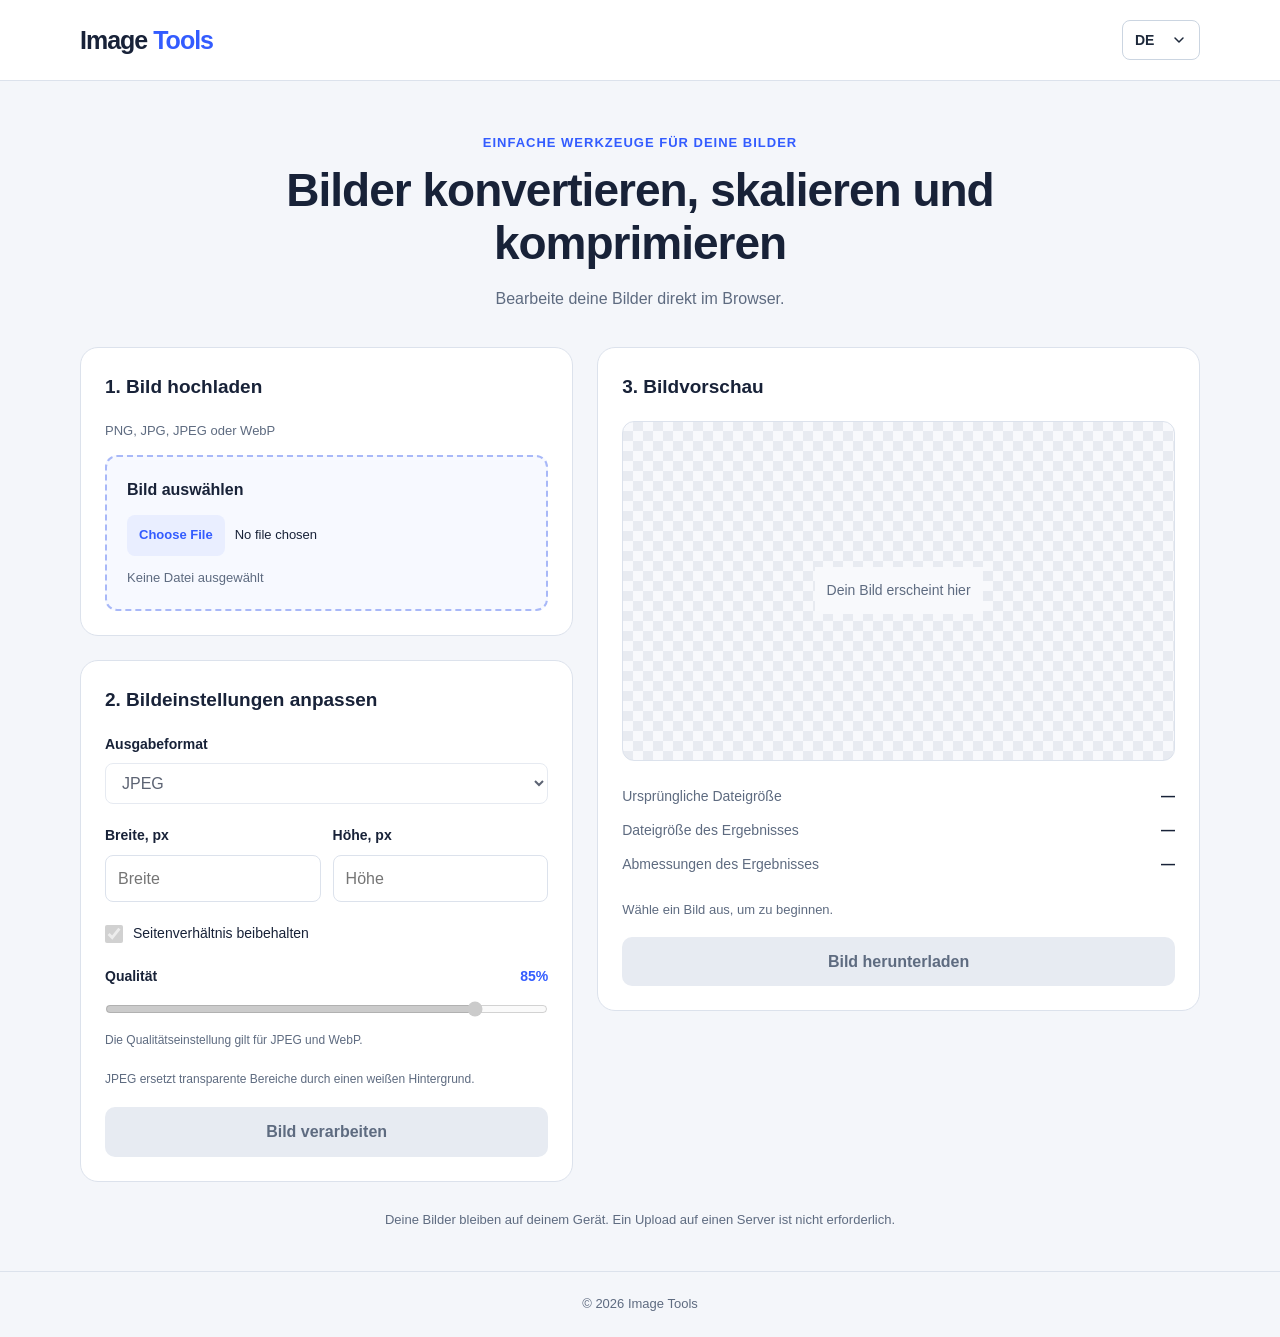
<file: index.html>
<!DOCTYPE html>
<html lang="de">

<head>
	<meta charset="UTF-8">
	<meta name="viewport" content="width=device-width, initial-scale=1.0">


	<title>Image Tools – Bilder konvertieren und komprimieren</title>
	
	<meta name="description"
		content="Bilder direkt im Browser konvertieren, skalieren und komprimieren. PNG, JPEG und WebP unterstützen. Kostenlos und ohne Upload auf einen Server.">
	
	<meta name="theme-color" content="#ffffff">
	
	<link rel="icon" type="image/webp" href="./assets/icon.webp">
	
	<!-- Vorschau beim Teilen des Links -->
	<meta property="og:type" content="website">
	<meta property="og:site_name" content="Image Tools">
	<meta property="og:locale" content="de_DE">
	<meta property="og:title" content="Image Tools – Bilder einfach bearbeiten">
	<meta property="og:description"
		content="Bildgröße, Format und Qualität direkt im Browser ändern. Deine Bilder bleiben auf deinem Gerät.">
	<meta property="og:url" content="https://homlia4472-lab.github.io/image-tools/">
	<meta property="og:image" content="https://homlia4472-lab.github.io/image-tools/assets/icon.webp">
	<meta property="og:image:alt" content="Image Tools Logo">
	
	<meta name="twitter:card" content="summary">
	<meta name="twitter:title" content="Image Tools – Bilder einfach bearbeiten">
	<meta name="twitter:description" content="Bilder direkt im Browser konvertieren, skalieren und komprimieren.">
	<meta name="twitter:image" content="https://homlia4472-lab.github.io/image-tools/assets/icon.webp">


	<link rel="stylesheet" href="./css/style.css">
	<script type="module" src="./js/script.js" defer></script>
</head>

<body>
	<div class="wrapper">
		<header class="header">
			<div class="container header__inner">
				<a class="logo" href="./index.html">Image <span>Tools</span></a>
                <details class="language-switcher">
                    <summary class="language-switcher__toggle" aria-label="Sprache auswählen">
                        <span class="language-switcher__code">DE</span>
                        <svg class="language-switcher__arrow" width="16" height="16" viewBox="0 0 16 16" aria-hidden="true" focusable="false">
                            <path d="m4 6 4 4 4-4" fill="none" stroke="currentColor" stroke-width="1.5" stroke-linecap="round" stroke-linejoin="round"/>
                        </svg>
                    </summary>
                    <ul class="language-switcher__menu">
						<li class="language-switcher__item"><a class="language-switcher__link" href="./index.html" lang="de" hreflang="de" aria-current="page">Deutsch</a></li>
						<li class="language-switcher__item"><a class="language-switcher__link" href="./index-uk.html" lang="uk" hreflang="uk">Українська</a></li>
						<li class="language-switcher__item"><a class="language-switcher__link" href="./index-en.html" lang="en" hreflang="en">English</a></li>
                    </ul>
                </details>
			</div>
		</header>

		<main class="main container">
			<div class="main-header">
				<p class="main-label">Einfache Werkzeuge für deine Bilder</p>
				<h1>Bilder konvertieren, skalieren und komprimieren</h1>
				<p>Bearbeite deine Bilder direkt im Browser.</p>
			</div>

			<div class="content">
				<div class="editor">
					<section class="upload panel">
						<h2 class="upload-header">1. Bild hochladen</h2>

						<p class="upload-types">PNG, JPG, JPEG oder WebP</p>

						<div class="upload-section">
							<label class="upload-label" for="imageInput">
								Bild auswählen
							</label>

							<input type="file" id="imageInput" accept="image/png, image/jpeg, image/webp">

							<p class="upload-text" id="fileName">
								Keine Datei ausgewählt
							</p>
						</div>
					</section>

					<section class="controls panel">
						<h2 class="controls-header">2. Bildeinstellungen anpassen</h2>

						<div class="controls-section">
							<div class="controls-box">
								<label for="formatSelect">Ausgabeformat</label>

								<select id="formatSelect" disabled>
									<option value="image/jpeg">JPEG</option>
									<option value="image/png">PNG</option>
									<option value="image/webp">WebP</option>
								</select>
							</div>

							<div class="controls-dimensions">
								<div class="controls-box">
									<label for="widthInput">Breite, px</label>
									<input disabled type="number" id="widthInput" min="1" step="1" placeholder="Breite">
								</div>

								<div class="controls-box">
									<label for="heightInput">Höhe, px</label>
									<input disabled type="number" id="heightInput" min="1" step="1" placeholder="Höhe">
								</div>
							</div>

							<label class="controls-checkbox" for="maintainAspectRatio">
								<input disabled type="checkbox" id="maintainAspectRatio" checked>
								<span>Seitenverhältnis beibehalten</span>
							</label>

							<div class="controls-box" id="qualityField">
								<label class="controls-quality" for="qualityRange">
									Qualität
									<output id="qualityValue" for="qualityRange">85%</output>
								</label>

								<input disabled type="range" id="qualityRange" min="1" max="100" value="85">

								<p class="controls-text">
									Die Qualitätseinstellung gilt für JPEG und WebP.
								</p>
							</div>
						</div>

						<p class="controls-text">
							JPEG ersetzt transparente Bereiche durch einen weißen Hintergrund.
						</p>

						<button class="button" id="processButton" type="button" disabled>
							Bild verarbeiten
						</button>
					</section>
				</div>

				<section class="preview panel">
					<h2 class="preview-header">3. Bildvorschau</h2>

					<div class="preview-panel">
						<p class="preview-placeholder" id="previewPlaceholder">
							Dein Bild erscheint hier
						</p>

						<canvas id="imageCanvas" hidden role="img" aria-label="Bildvorschau"></canvas>
					</div>

					<dl class="preview-statistics">
						<div class="preview-original-weight">
							<dt>Ursprüngliche Dateigröße</dt>
							<dd id="originalWeight">—</dd>
						</div>

						<div class="preview-result-weight">
							<dt>Dateigröße des Ergebnisses</dt>
							<dd id="resultWeight">—</dd>
						</div>

						<div class="preview-size">
							<dt>Abmessungen des Ergebnisses</dt>
							<dd id="previewDimensions">—</dd>
						</div>
					</dl>

					<div class="preview-actions">
						<p class="preview-text" id="status" role="status">
							Wähle ein Bild aus, um zu beginnen.
						</p>

						<button class="button" id="downloadButton" type="button" disabled>
							Bild herunterladen
						</button>
					</div>
				</section>
			</div>

			<p class="privacy-note">
				Deine Bilder bleiben auf deinem Gerät. Ein Upload auf einen Server ist nicht erforderlich.
			</p>
		</main>

		<footer class="footer">
			<div class="container">
				<p class="footer-text">© 2026 Image Tools</p>
			</div>
		</footer>
	</div>
</body>

</html>
</file>
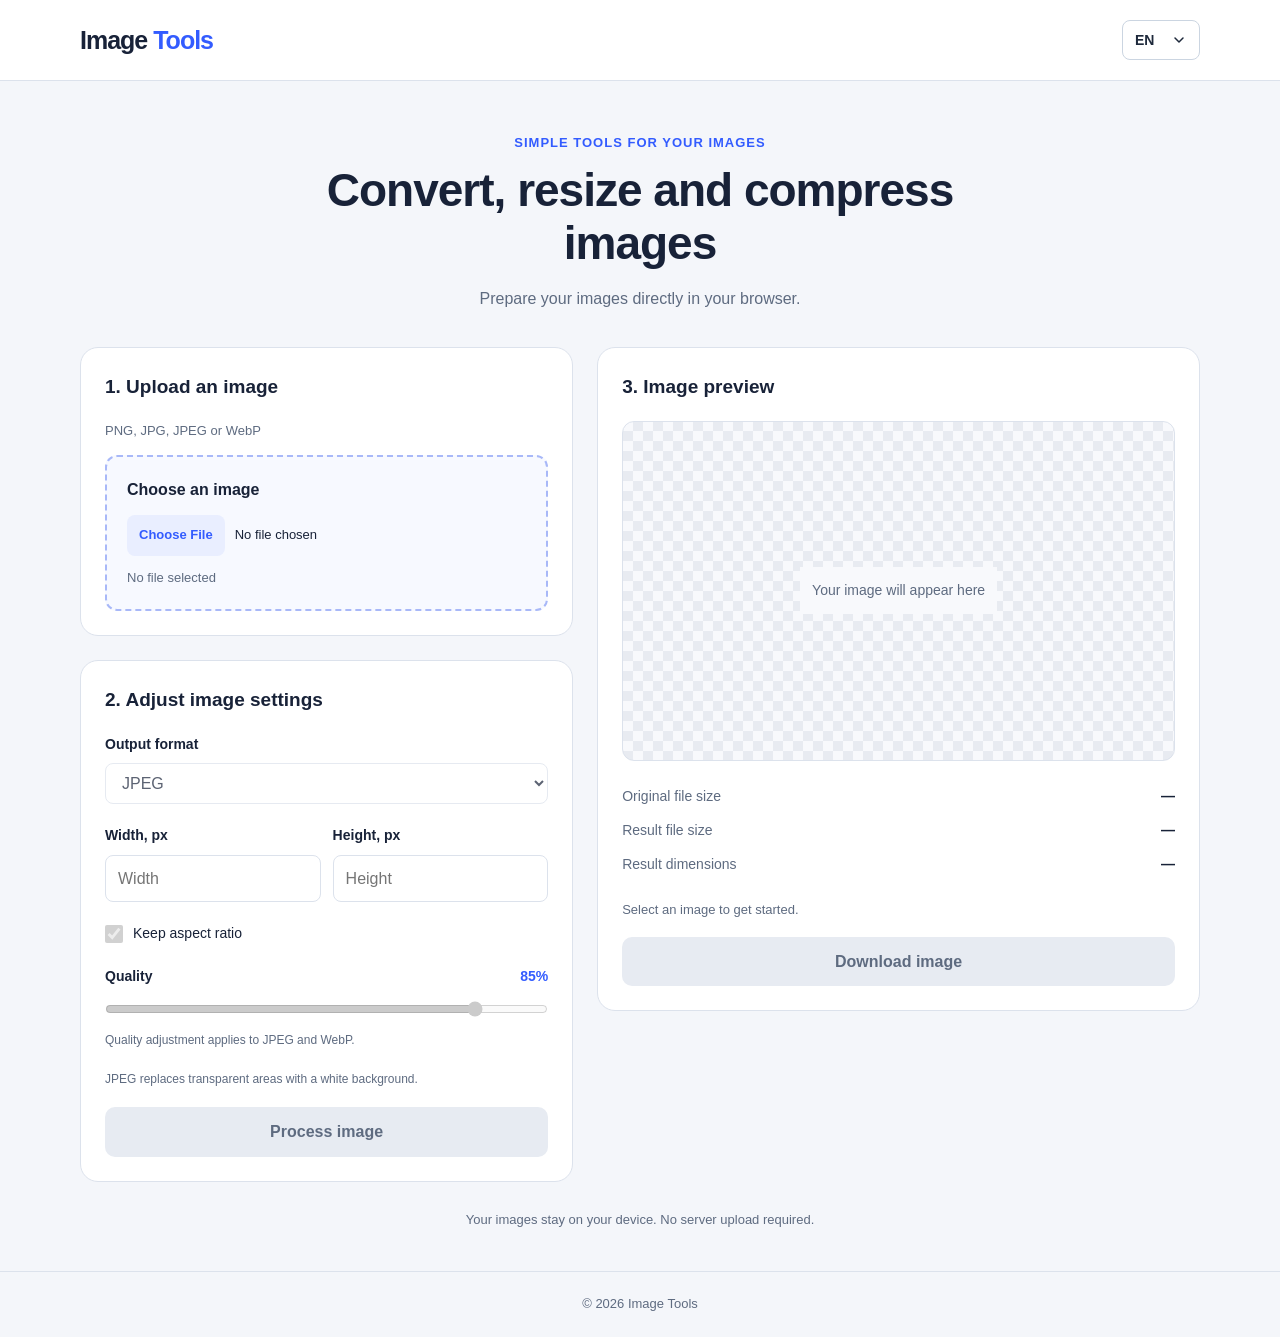
<file: index-en.html>
<!DOCTYPE html>
<html lang="en">

<head>
	<meta charset="UTF-8">
	<meta name="viewport" content="width=device-width, initial-scale=1.0">

	<title>Image Tools – Convert and compress images</title>
	
	<meta name="description"
		content="Convert, resize, and compress images directly in your browser. Supports PNG, JPEG, and WebP. Free and requires no server upload.">
	
	<meta name="theme-color" content="#ffffff">
	
	<link rel="icon" type="image/webp" href="./assets/icon.webp">
	
	<!-- Vorschau beim Teilen des Links -->
	<meta property="og:type" content="website">
	<meta property="og:site_name" content="Image Tools">
	<meta property="og:locale" content="en_US">
	<meta property="og:title" content="Image Tools – Easily edit images">
	<meta property="og:description"
		content="Change image size, format, and quality directly in your browser. Your images remain on your device.">
	<meta property="og:url" content="https://homlia4472-lab.github.io/image-tools/index-en.html">
	<meta property="og:image" content="https://homlia4472-lab.github.io/image-tools/assets/icon.webp">
	<meta property="og:image:alt" content="Image Tools Logo">
	
	<meta name="twitter:card" content="summary">
	<meta name="twitter:title" content="Image Tools – Easily edit images">
	<meta name="twitter:description" content="Convert, resize, and compress images directly in the browser..">
	<meta name="twitter:image" content="https://homlia4472-lab.github.io/image-tools/assets/icon.webp">

	<link rel="stylesheet" href="./css/style.css">
	<script type="module" src="./js/script.js" defer></script>
</head>

<body>
	<div class="wrapper">
		<header class="header">
			<div class="container header__inner">
				<a class="logo" href="./index-en.html">Image <span>Tools</span></a>
                <details class="language-switcher">
                    <summary class="language-switcher__toggle" aria-label="Choose language">
                        <span class="language-switcher__code">EN</span>
                        <svg class="language-switcher__arrow" width="16" height="16" viewBox="0 0 16 16" aria-hidden="true" focusable="false">
                            <path d="m4 6 4 4 4-4" fill="none" stroke="currentColor" stroke-width="1.5" stroke-linecap="round" stroke-linejoin="round"/>
                        </svg>
                    </summary>
                    <ul class="language-switcher__menu">
						<li class="language-switcher__item"><a class="language-switcher__link" href="./index.html" lang="de" hreflang="de">Deutsch</a></li>
						<li class="language-switcher__item"><a class="language-switcher__link" href="./index-uk.html" lang="uk" hreflang="uk">Українська</a></li>
						<li class="language-switcher__item"><a class="language-switcher__link" href="./index-en.html" lang="en" hreflang="en" aria-current="page">English</a></li>
                    </ul>
                </details>
			</div>
		</header>

		<main class="main container">
			<div class="main-header">
				<p class="main-label">Simple tools for your images</p>
				<h1>Convert, resize and compress images</h1>
				<p>Prepare your images directly in your browser.</p>
			</div>

			<div class="content">
				<div class="editor">
					<section class="upload panel">
						<h2 class="upload-header">1. Upload an image</h2>

						<p class="upload-types">PNG, JPG, JPEG or WebP</p>

						<div class="upload-section">
							<label class="upload-label" for="imageInput">
								Choose an image
							</label>

							<input type="file" id="imageInput" accept="image/png, image/jpeg, image/webp">

							<p class="upload-text" id="fileName">
								No file selected
							</p>
						</div>
					</section>

					<section class="controls panel">
						<h2 class="controls-header">2. Adjust image settings</h2>

						<div class="controls-section">
							<div class="controls-box">
								<label for="formatSelect">Output format</label>

								<select id="formatSelect" disabled>
									<option value="image/jpeg">JPEG</option>
									<option value="image/png">PNG</option>
									<option value="image/webp">WebP</option>
								</select>
							</div>

							<div class="controls-dimensions">
								<div class="controls-box">
									<label for="widthInput">Width, px</label>
									<input disabled type="number" id="widthInput" min="1" step="1" placeholder="Width">
								</div>

								<div class="controls-box">
									<label for="heightInput">Height, px</label>
									<input disabled type="number" id="heightInput" min="1" step="1" placeholder="Height">
								</div>
							</div>

							<label class="controls-checkbox" for="maintainAspectRatio">
								<input disabled type="checkbox" id="maintainAspectRatio" checked>
								<span>Keep aspect ratio</span>
							</label>

							<div class="controls-box" id="qualityField">
								<label class="controls-quality" for="qualityRange">
									Quality
									<output id="qualityValue" for="qualityRange">85%</output>
								</label>

								<input disabled type="range" id="qualityRange" min="1" max="100" value="85">

								<p class="controls-text">
									Quality adjustment applies to JPEG and WebP.
								</p>
							</div>
						</div>

						<p class="controls-text">
							JPEG replaces transparent areas with a white background.
						</p>

						<button class="button" id="processButton" type="button" disabled>
							Process image
						</button>
					</section>
				</div>

				<section class="preview panel">
					<h2 class="preview-header">3. Image preview</h2>

					<div class="preview-panel">
						<p class="preview-placeholder" id="previewPlaceholder">
							Your image will appear here
						</p>

						<canvas id="imageCanvas" hidden role="img" aria-label="Image preview"></canvas>
					</div>

					<dl class="preview-statistics">
						<div class="preview-original-weight">
							<dt>Original file size</dt>
							<dd id="originalWeight">—</dd>
						</div>

						<div class="preview-result-weight">
							<dt>Result file size</dt>
							<dd id="resultWeight">—</dd>
						</div>

						<div class="preview-size">
							<dt>Result dimensions</dt>
							<dd id="previewDimensions">—</dd>
						</div>
					</dl>

					<div class="preview-actions">
						<p class="preview-text" id="status" role="status">
							Select an image to get started.
						</p>

						<button class="button" id="downloadButton" type="button" disabled>
							Download image
						</button>
					</div>
				</section>
			</div>

			<p class="privacy-note">
				Your images stay on your device. No server upload required.
			</p>
		</main>

		<footer class="footer">
			<div class="container">
				<p class="footer-text">© 2026 Image Tools</p>
			</div>
		</footer>
	</div>
</body>

</html>
</file>
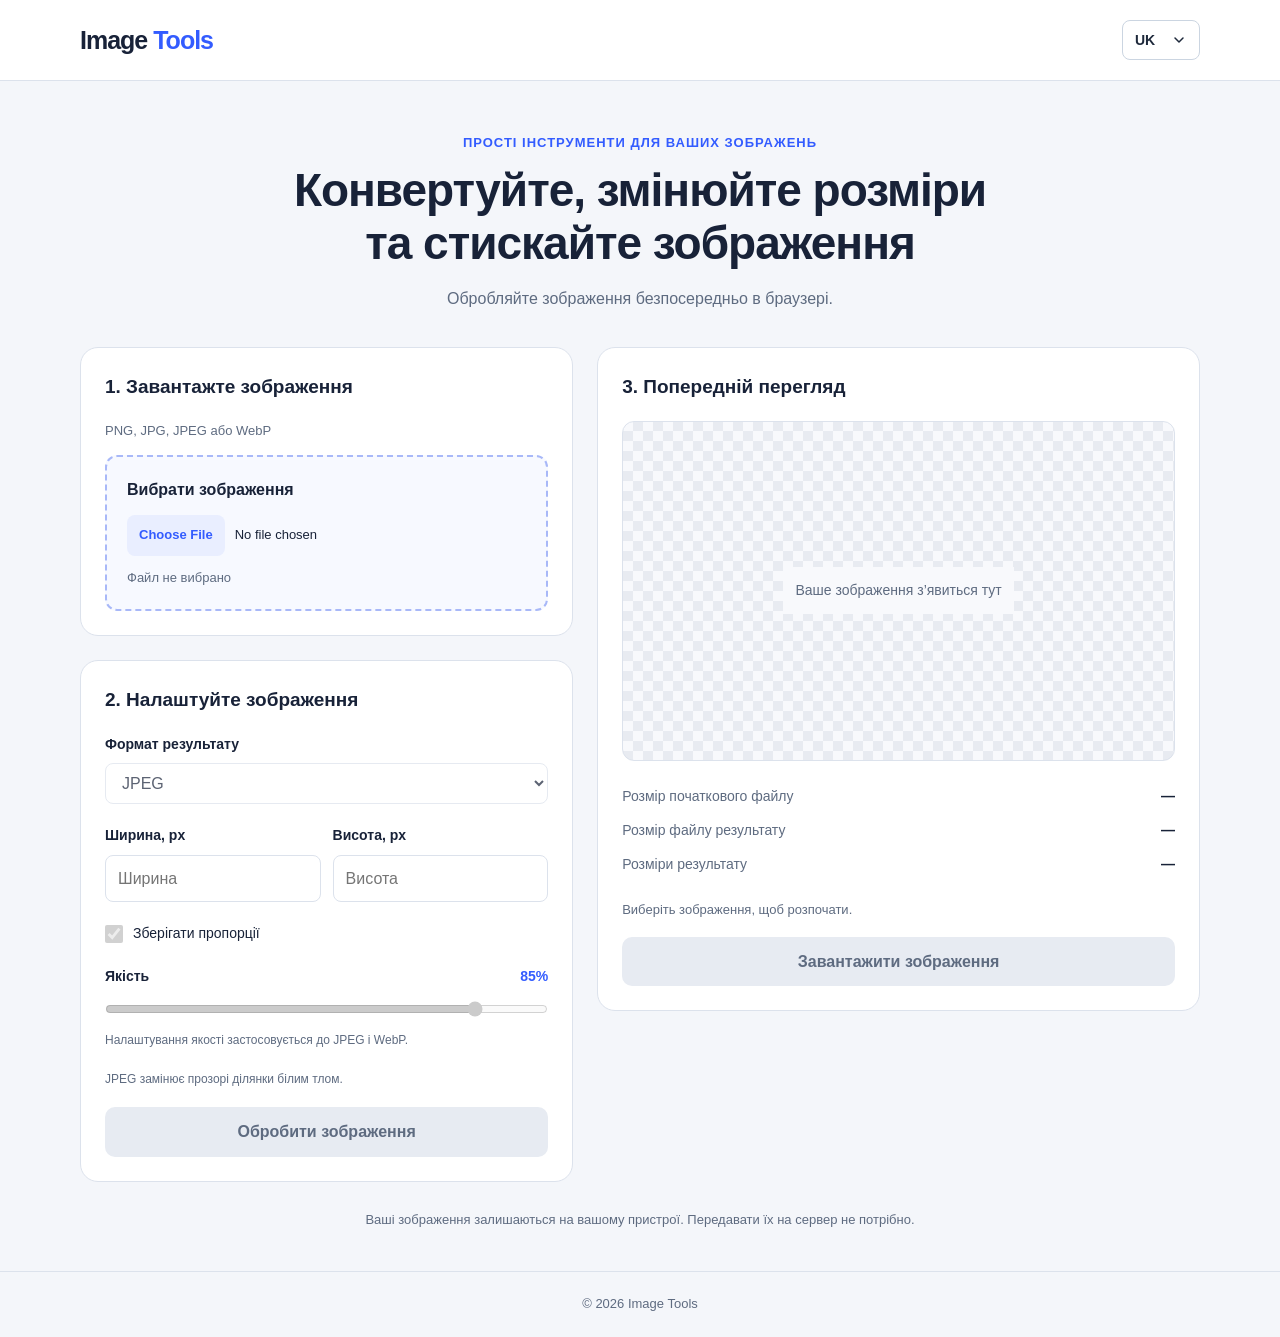
<file: index-uk.html>
<!DOCTYPE html>
<html lang="uk">

<head>
	<meta charset="UTF-8">
	<meta name="viewport" content="width=device-width, initial-scale=1.0">

	<meta name="description" content="Конвертуйте, змінюйте розміри та стискайте зображення безпосередньо в браузері.">

	<title>Image Tools – Конвертувати та стискати зображення</title>
	
	<meta name="description"
		content="Конвертуйте, масштабуйте та стискайте зображення безпосередньо у вашому браузері. Підтримує PNG, JPEG та WebP. Безкоштовно та не потребує завантаження на сервер.">
	
	<meta name="theme-color" content="#ffffff">
	
	<link rel="icon" type="image/webp" href="./assets/icon.webp">
	
	<!-- Vorschau beim Teilen des Links -->
	<meta property="og:type" content="website">
	<meta property="og:site_name" content="Image Tools">
	<meta property="og:locale" content="uk_UA">
	<meta property="og:title" content="Image Tools – Легко редагуйте зображення">
	<meta property="og:description"
		content="Змінюйте розмір, формат та якість зображення безпосередньо у вашому браузері. Ваші зображення залишаться на вашому пристрої.">
	<meta property="og:url" content="https://homlia4472-lab.github.io/image-tools/index-uk.html">
	<meta property="og:image" content="https://homlia4472-lab.github.io/image-tools/assets/icon.webp">
	<meta property="og:image:alt" content="Image Tools Logo">
	
	<meta name="twitter:card" content="summary">
	<meta name="twitter:title" content="Image Tools – Легко редагуйте зображення">
	<meta name="twitter:description" content="Конвертуйте, масштабуйте та стискайте зображення безпосередньо у браузері.">
	<meta name="twitter:image" content="https://homlia4472-lab.github.io/image-tools/assets/icon.webp">

	<link rel="stylesheet" href="./css/style.css">
	<script type="module" src="./js/script.js" defer></script>
</head>

<body>
	<div class="wrapper">
		<header class="header">
			<div class="container header__inner">
				<a class="logo" href="./index-uk.html">Image <span>Tools</span></a>
                <details class="language-switcher">
                    <summary class="language-switcher__toggle" aria-label="Вибрати мову">
                        <span class="language-switcher__code">UK</span>
                        <svg class="language-switcher__arrow" width="16" height="16" viewBox="0 0 16 16" aria-hidden="true" focusable="false">
                            <path d="m4 6 4 4 4-4" fill="none" stroke="currentColor" stroke-width="1.5" stroke-linecap="round" stroke-linejoin="round"/>
                        </svg>
                    </summary>
                    <ul class="language-switcher__menu">
						<li class="language-switcher__item"><a class="language-switcher__link" href="./index.html" lang="de" hreflang="de">Deutsch</a></li>
						<li class="language-switcher__item"><a class="language-switcher__link" href="./index-uk.html" lang="uk" hreflang="uk" aria-current="page">Українська</a></li>
						<li class="language-switcher__item"><a class="language-switcher__link" href="./index-en.html" lang="en" hreflang="en">English</a></li>
                    </ul>
                </details>
			</div>
		</header>

		<main class="main container">
			<div class="main-header">
				<p class="main-label">Прості інструменти для ваших зображень</p>
				<h1>Конвертуйте, змінюйте розміри та стискайте зображення</h1>
				<p>Обробляйте зображення безпосередньо в браузері.</p>
			</div>

			<div class="content">
				<div class="editor">
					<section class="upload panel">
						<h2 class="upload-header">1. Завантажте зображення</h2>

						<p class="upload-types">PNG, JPG, JPEG або WebP</p>

						<div class="upload-section">
							<label class="upload-label" for="imageInput">
								Вибрати зображення
							</label>

							<input type="file" id="imageInput" accept="image/png, image/jpeg, image/webp">

							<p class="upload-text" id="fileName">
								Файл не вибрано
							</p>
						</div>
					</section>

					<section class="controls panel">
						<h2 class="controls-header">2. Налаштуйте зображення</h2>

						<div class="controls-section">
							<div class="controls-box">
								<label for="formatSelect">Формат результату</label>

								<select id="formatSelect" disabled>
									<option value="image/jpeg">JPEG</option>
									<option value="image/png">PNG</option>
									<option value="image/webp">WebP</option>
								</select>
							</div>

							<div class="controls-dimensions">
								<div class="controls-box">
									<label for="widthInput">Ширина, px</label>
									<input disabled type="number" id="widthInput" min="1" step="1" placeholder="Ширина">
								</div>

								<div class="controls-box">
									<label for="heightInput">Висота, px</label>
									<input disabled type="number" id="heightInput" min="1" step="1" placeholder="Висота">
								</div>
							</div>

							<label class="controls-checkbox" for="maintainAspectRatio">
								<input disabled type="checkbox" id="maintainAspectRatio" checked>
								<span>Зберігати пропорції</span>
							</label>

							<div class="controls-box" id="qualityField">
								<label class="controls-quality" for="qualityRange">
									Якість
									<output id="qualityValue" for="qualityRange">85%</output>
								</label>

								<input disabled type="range" id="qualityRange" min="1" max="100" value="85">

								<p class="controls-text">
									Налаштування якості застосовується до JPEG і WebP.
								</p>
							</div>
						</div>

						<p class="controls-text">
							JPEG замінює прозорі ділянки білим тлом.
						</p>

						<button class="button" id="processButton" type="button" disabled>
							Обробити зображення
						</button>
					</section>
				</div>

				<section class="preview panel">
					<h2 class="preview-header">3. Попередній перегляд</h2>

					<div class="preview-panel">
						<p class="preview-placeholder" id="previewPlaceholder">
							Ваше зображення з’явиться тут
						</p>

						<canvas id="imageCanvas" hidden role="img" aria-label="Попередній перегляд зображення"></canvas>
					</div>

					<dl class="preview-statistics">
						<div class="preview-original-weight">
							<dt>Розмір початкового файлу</dt>
							<dd id="originalWeight">—</dd>
						</div>

						<div class="preview-result-weight">
							<dt>Розмір файлу результату</dt>
							<dd id="resultWeight">—</dd>
						</div>

						<div class="preview-size">
							<dt>Розміри результату</dt>
							<dd id="previewDimensions">—</dd>
						</div>
					</dl>

					<div class="preview-actions">
						<p class="preview-text" id="status" role="status">
							Виберіть зображення, щоб розпочати.
						</p>

						<button class="button" id="downloadButton" type="button" disabled>
							Завантажити зображення
						</button>
					</div>
				</section>
			</div>

			<p class="privacy-note">
				Ваші зображення залишаються на вашому пристрої. Передавати їх на сервер не потрібно.
			</p>
		</main>

		<footer class="footer">
			<div class="container">
				<p class="footer-text">© 2026 Image Tools</p>
			</div>
		</footer>
	</div>
</body>

</html>
</file>
<file: css/style.css>
*,
*::before,
*::after {
  box-sizing: border-box;
}

body,
h1,
h2,
p,
dl,
dd {
  margin: 0;
}

body {
  background: #f4f6fa;
  color: #182238;
  font-family: Arial, Helvetica, sans-serif;
  line-height: 1.6;
}

button,
input,
select {
  font: inherit;
}

a {
  color: inherit;
  text-decoration: none;
}

[hidden] {
  display: none !important;
}

:focus-visible {
  outline: 3px solid #335cff;
  outline-offset: 4px;
}

.wrapper {
  display: flex;
  flex-direction: column;
  min-height: 100vh;
}

.container {
  width: min(1120px, 100% - 40px);
  margin-inline: auto;
}

.header {
  padding-block: 20px;
  background: #ffffff;
  border-bottom: 1px solid #dce2ec;
}

.logo {
  font-size: 25px;
  font-weight: 800;
  letter-spacing: -1px;
}
.logo span {
  color: #335cff;
}

.header__inner {
  display: flex;
  align-items: center;
  justify-content: space-between;
  gap: 16px;
}

.language-switcher {
  position: relative;
  flex: 0 0 auto;
  margin-left: auto;
  color: inherit;
  font-family: inherit;
  z-index: 20;
}
.language-switcher__toggle {
  display: flex;
  align-items: center;
  justify-content: space-between;
  gap: 10px;
  box-sizing: border-box;
  width: 78px;
  height: 40px;
  padding: 0 12px;
  border: 1px solid #cbd5e1;
  border-radius: 8px;
  background: #fff;
  color: #1e293b;
  font: inherit;
  font-size: 14px;
  line-height: 1;
  cursor: pointer;
  list-style: none;
}
.language-switcher__toggle::-webkit-details-marker {
  display: none;
}
.language-switcher__toggle::marker {
  content: "";
}
.language-switcher__toggle:hover {
  background: #f1f5f9;
}
.language-switcher__toggle:focus-visible {
  outline: 2px solid #2563eb;
  outline-offset: 3px;
}
.language-switcher__code {
  font-weight: 600;
}
.language-switcher__arrow {
  display: block;
  flex: 0 0 16px;
  width: 16px;
  height: 16px;
  transform: rotate(0deg);
  transform-origin: center;
  transition: transform 220ms ease;
}
.language-switcher[open] .language-switcher__arrow {
  transform: rotate(180deg);
}
.language-switcher__menu {
  position: absolute;
  top: calc(100% + 8px);
  right: 0;
  box-sizing: border-box;
  width: 172px;
  max-width: calc(100vw - 32px);
  margin: 0;
  padding: 6px;
  list-style: none;
  border: 1px solid #cbd5e1;
  border-radius: 10px;
  background: #fff;
  box-shadow: 0 8px 24px rgba(15, 23, 42, 0.12);
}
.language-switcher__item {
  margin: 0;
  padding: 0;
  list-style: none;
}
.language-switcher__link {
  display: block;
  padding: 10px 12px;
  border-radius: 6px;
  color: #1e293b;
  font-size: 14px;
  line-height: 1.4;
  text-decoration: none;
}
.language-switcher__link:hover, .language-switcher__link[aria-current=page] {
  background: #f1f5f9;
}
.language-switcher__link[aria-current=page] {
  font-weight: 600;
}
.language-switcher__link:focus-visible {
  outline: 2px solid #2563eb;
  outline-offset: -2px;
}

@media (prefers-reduced-motion: reduce) {
  .language-switcher__arrow {
    transition: none;
  }
}
.main {
  flex: 1;
}

.main-header {
  padding-block: 52px 36px;
  text-align: center;
}
.main-header h1 {
  max-width: 720px;
  margin: 10px auto 16px;
  font-size: clamp(30px, 4vw, 46px);
  line-height: 1.15;
  letter-spacing: -1px;
}
.main-header > p:last-child {
  color: #5e6b80;
}

.main-label {
  color: #335cff;
  font-size: 13px;
  font-weight: 700;
  letter-spacing: 1px;
  text-transform: uppercase;
}

.content {
  display: grid;
  grid-template-columns: minmax(0, 0.9fr) minmax(0, 1.1fr);
  align-items: start;
  gap: 24px;
}

.editor {
  display: grid;
  gap: 24px;
  min-width: 0;
}

.panel {
  min-width: 0;
  padding: 24px;
  background: #ffffff;
  border: 1px solid #dce2ec;
  border-radius: 18px;
}
.panel h2 {
  margin-bottom: 18px;
  font-size: 19px;
}

.upload-types {
  margin-bottom: 14px;
  color: #5e6b80;
  font-size: 13px;
}

.upload-section {
  padding: 20px;
  background: #f7f9ff;
  border: 2px dashed #a8b8f8;
  border-radius: 12px;
}

.upload-label {
  display: block;
  margin-bottom: 12px;
  font-weight: 700;
}

#imageInput {
  width: 100%;
  min-width: 0;
  font-size: 13px;
}
#imageInput::file-selector-button {
  margin-right: 10px;
  padding: 10px 12px;
  background: #e9eeff;
  color: #335cff;
  border: 0;
  border-radius: 8px;
  font: inherit;
  font-weight: 700;
  cursor: pointer;
}

.upload-text {
  margin-top: 12px;
  color: #5e6b80;
  font-size: 13px;
  overflow-wrap: anywhere;
}

.controls-section {
  display: grid;
  gap: 20px;
  margin-bottom: 20px;
}

.controls-box {
  display: flex;
  flex-direction: column;
  gap: 8px;
  min-width: 0;
}
.controls-box label {
  font-size: 14px;
  font-weight: 700;
}
.controls-box input[type=number],
.controls-box select {
  width: 100%;
  min-width: 0;
  padding: 10px 12px;
  background: #ffffff;
  color: #182238;
  border: 1px solid #dce2ec;
  border-radius: 8px;
}
.controls-box input[type=range] {
  width: 100%;
  margin: 6px 0;
  accent-color: #335cff;
  cursor: pointer;
}

.controls-dimensions {
  display: grid;
  grid-template-columns: repeat(2, minmax(0, 1fr));
  gap: 12px;
}

.controls-checkbox {
  display: flex;
  align-items: center;
  gap: 10px;
  font-size: 14px;
  cursor: pointer;
}
.controls-checkbox input {
  width: 18px;
  height: 18px;
  margin: 0;
  accent-color: #335cff;
}

.controls-quality {
  display: flex;
  justify-content: space-between;
  gap: 12px;
}
.controls-quality output {
  color: #335cff;
}

.controls-text {
  color: #5e6b80;
  font-size: 12px;
}

.controls > .controls-text {
  margin-bottom: 18px;
}

.button {
  display: block;
  width: 100%;
  min-height: 48px;
  padding: 12px 20px;
  background: #335cff;
  color: white;
  border: 0;
  border-radius: 10px;
  font-weight: 700;
  cursor: pointer;
}
.button:hover:not(:disabled) {
  background: #2447d5;
}
.button:disabled {
  background: #e7ebf2;
  color: #5e6b80;
  cursor: not-allowed;
}

.preview-panel {
  display: flex;
  align-items: center;
  justify-content: center;
  min-height: 340px;
  padding: 16px;
  overflow: hidden;
  border: 1px solid #dce2ec;
  border-radius: 12px;
  background: repeating-conic-gradient(#e8ebf1 0% 25%, #f8f9fc 0% 50%) 0/20px 20px;
}
.preview-panel canvas {
  display: block;
  max-width: 100%;
  height: auto;
}

.preview-placeholder {
  padding: 12px;
  background: #f8f9fc;
  color: #5e6b80;
  font-size: 14px;
  text-align: center;
}

.preview-statistics {
  display: grid;
  gap: 12px;
  margin-block: 24px;
}
.preview-statistics > div {
  display: flex;
  justify-content: space-between;
  flex-wrap: wrap;
  gap: 8px 16px;
  font-size: 14px;
}
.preview-statistics dt {
  color: #5e6b80;
}
.preview-statistics dd {
  font-weight: 700;
  overflow-wrap: anywhere;
}

.preview-text {
  margin-bottom: 16px;
  color: #5e6b80;
  font-size: 13px;
}
.preview-text.error {
  color: #b42318;
}

.privacy-note {
  padding-block: 28px 40px;
  color: #5e6b80;
  font-size: 13px;
  text-align: center;
}

.footer {
  padding-block: 22px;
  border-top: 1px solid #dce2ec;
  color: #5e6b80;
  font-size: 13px;
  text-align: center;
}

@media (max-width: 800px) {
  .content {
    grid-template-columns: 1fr;
  }
}
@media (max-width: 480px) {
  .container {
    width: calc(100% - 24px);
  }
  .main-header {
    padding-block: 36px 28px;
  }
  .panel {
    padding: 18px;
  }
  .preview-panel {
    min-height: 240px;
  }
  .controls-dimensions {
    grid-template-columns: 1fr;
  }
}
</file>
